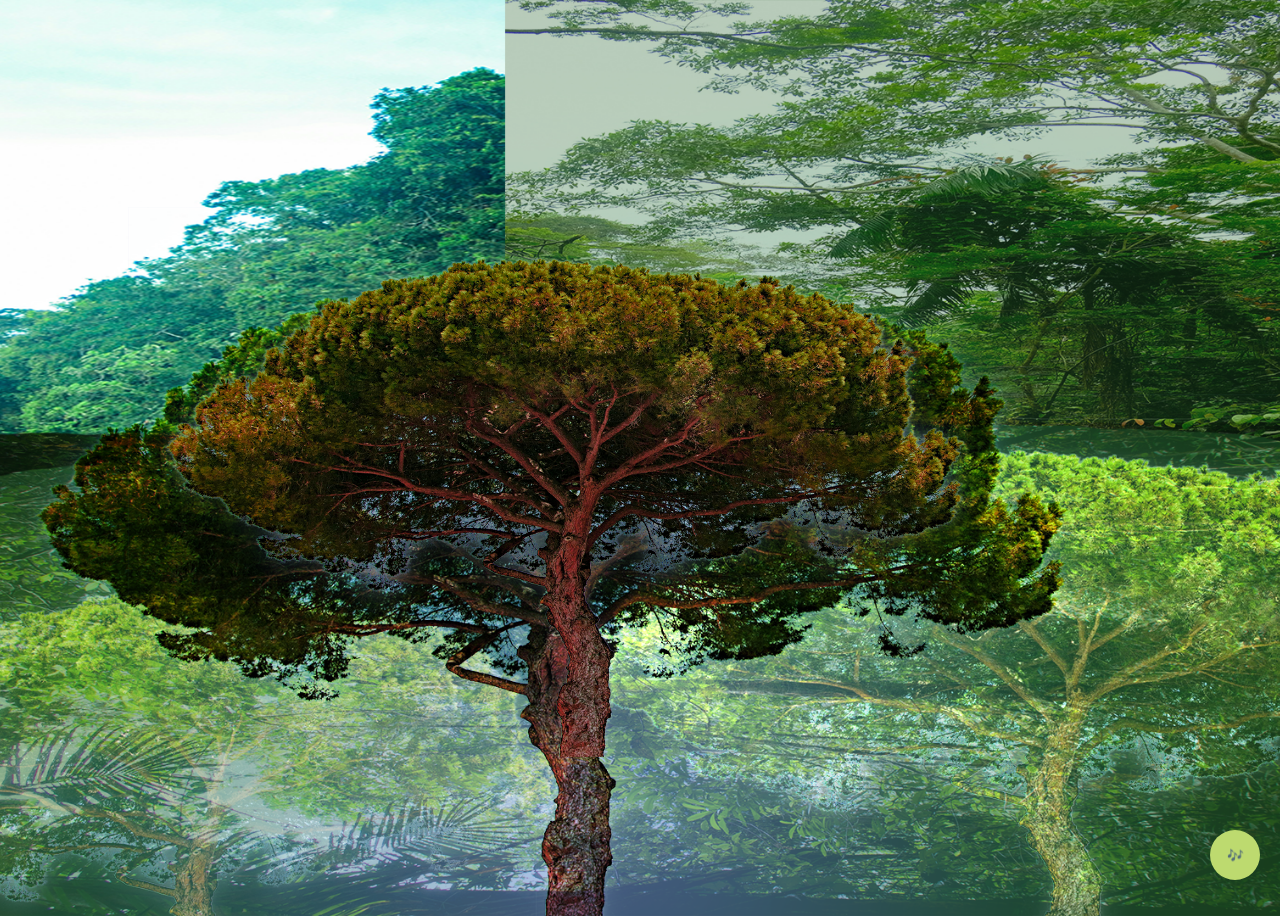
<file: index.html>
<!DOCTYPE html>
<html lang="en">

<head>
    <meta charset="UTF-8">
    <meta name="viewport" content="width=device-width, initial-scale=1.0">
    <title>Project 1</title>

    <link rel="stylesheet" href="styles.css">

</head>

<body>

    <audio id="music" src="music.mp3"></audio>
    
    <a href="tree.html">
    <img src="images/treeMiddle.png" class="tree">
    </a>

    <audio id="music" loop>
        <source src="music.mp3" type="audio/mpeg">
    </audio>

    <button id="musicButton">🎶</button>
   
    <script src="script.js"></script>
</body>

</html>
</file>
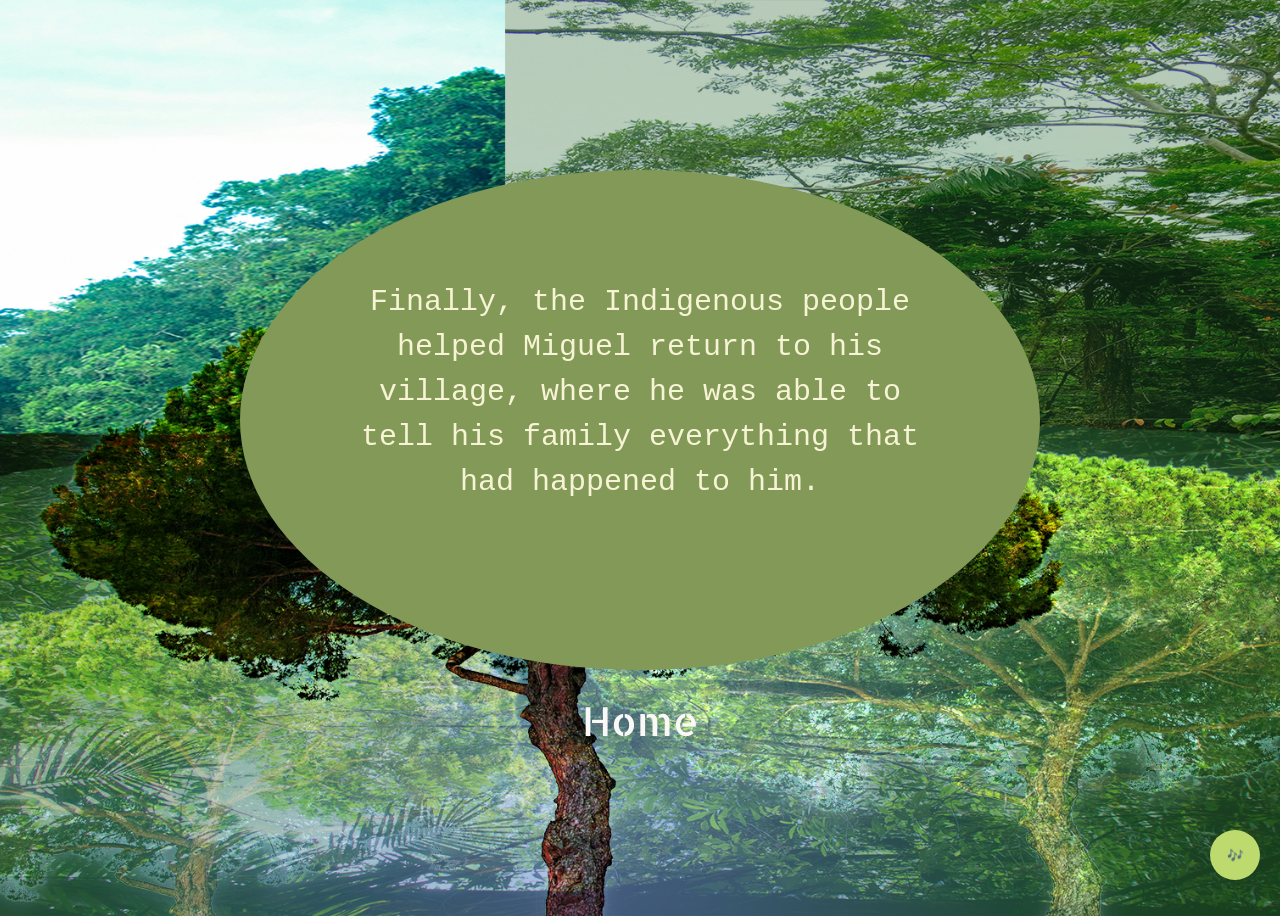
<file: fourthPage.html>
<!DOCTYPE html>
<html lang="en">

<head>
    <meta charset="UTF-8">
    <meta name="viewport" content="width=device-width, initial-scale=1.0">
    <title>Project 1</title>

    <link rel="preconnect" href="https://fonts.googleapis.com">
    <link rel="preconnect" href="https://fonts.gstatic.com" crossorigin>
    <link href="https://fonts.googleapis.com/css2?family=Allerta+Stencil&display=swap" rel="stylesheet">

    <link rel="stylesheet" href="styles.css">

</head>

<body class="fourthPage">

    <div class="circle2">
        <p>Finally, the Indigenous people helped Miguel return to his village, where he was able to tell his family
            everything that had happened to him.</p>
    </div>

    <audio id="music" loop>
        <source src="music.mp3" type="audio/mpeg">
    </audio>


    <a href="index.html" class="home">Home</a>

    <button id="musicButton">🎶</button>

    <script src="script.js"></script>
</body>

</html>
</file>
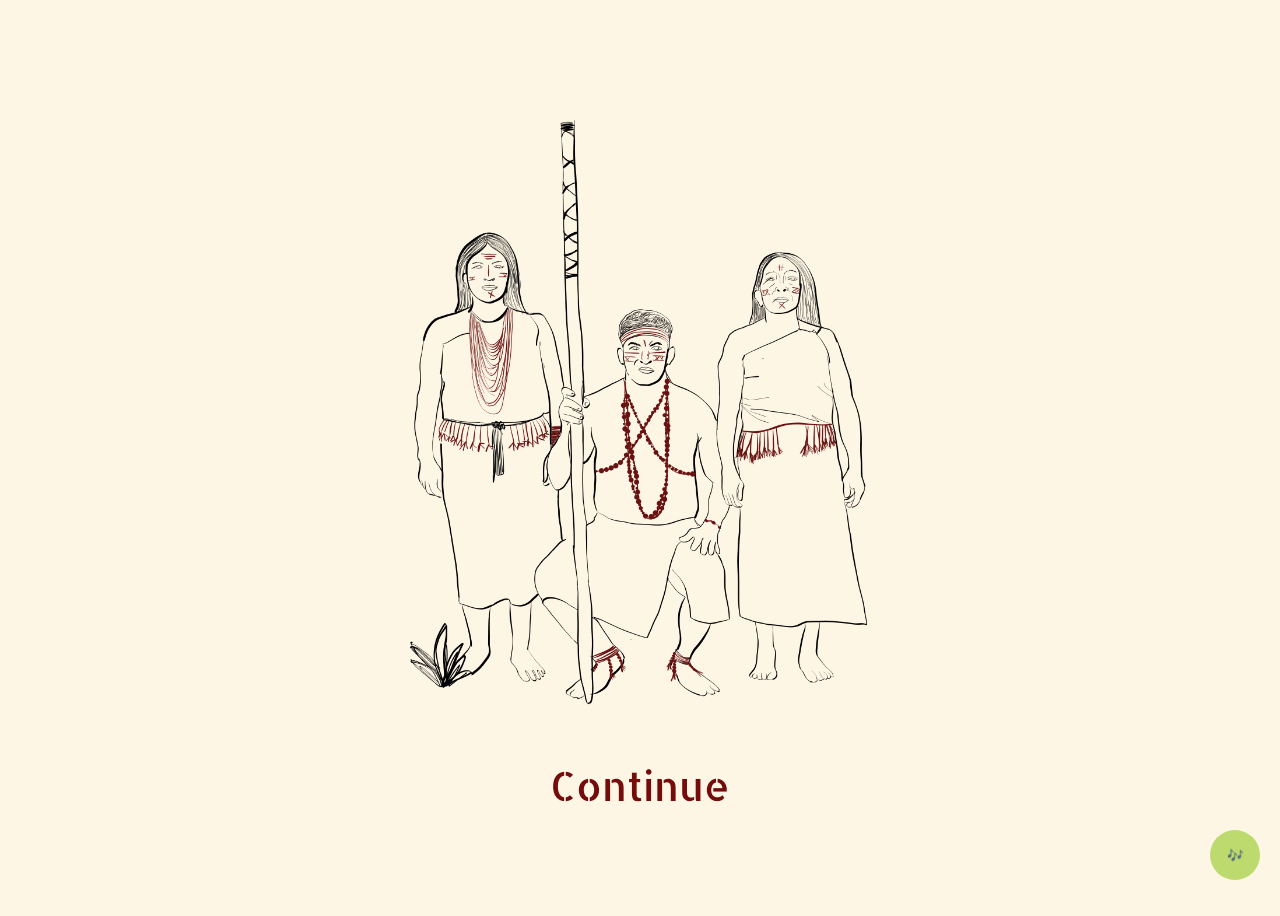
<file: thirdPage.html>
<!DOCTYPE html>
<html lang="en">

<head>
    <meta charset="UTF-8">
    <meta name="viewport" content="width=device-width, initial-scale=1.0">
    <title>Project 1</title>

    <link rel="preconnect" href="https://fonts.googleapis.com">
    <link rel="preconnect" href="https://fonts.gstatic.com" crossorigin>
    <link href="https://fonts.googleapis.com/css2?family=Allerta+Stencil&display=swap" rel="stylesheet">

    <link rel="stylesheet" href="styles.css">

</head>

<body class="thirdPage">

    <div class="hover-image">
        <img src="images/people.png" alt="People">

        <p class="hover-text">
            After walking for a long time, Miguel came across an Indigenous community. He felt afraid because he did not
            know who they were or how they would react to a stranger. Hoping to show that he meant no harm, he offered
            them the rabbit he had hunted as a peace offering.
        </p>
    </div>

    <a href="fourthPage.html" class="continue2">Continue</a>

    <audio id="music" loop>
        <source src="music.mp3" type="audio/mpeg">
    </audio>

    <button id="musicButton">🎶</button>

    <script src="script.js"></script>
</body>

</html>
</file>
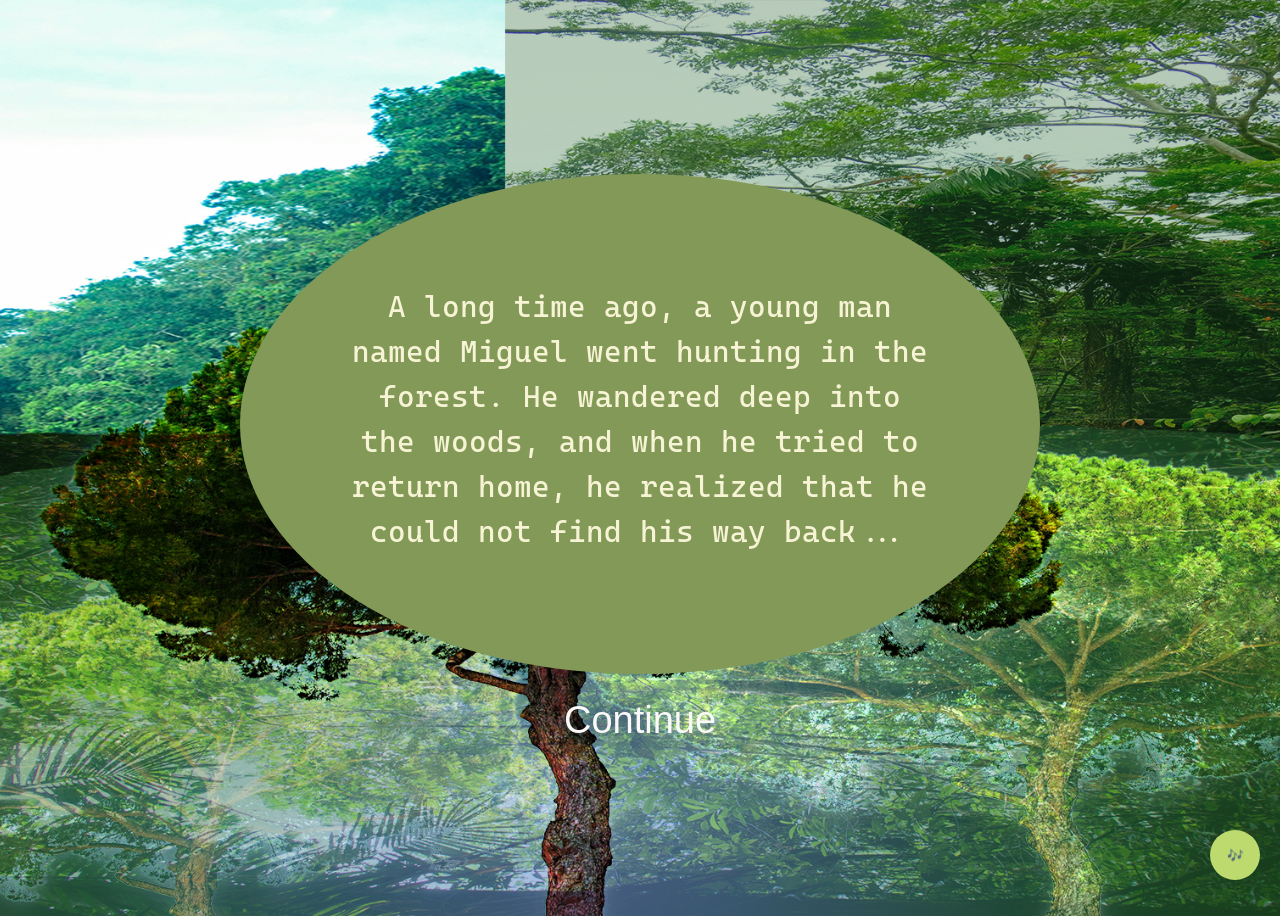
<file: tree.html>
<!DOCTYPE html>
<html lang="en">

<head>
    <meta charset="UTF-8">
    <meta name="viewport" content="width=device-width, initial-scale=1.0">
    <title>Project 1</title>

    <link rel="preconnect" href="https://fonts.googleapis.com">
<link rel="preconnect" href="https://fonts.gstatic.com" crossorigin>
<link href="https://fonts.googleapis.com/css2?family=Merienda:wght@300..900&display=swap" rel="stylesheet">

<link rel="preconnect" href="https://fonts.googleapis.com">
<link rel="preconnect" href="https://fonts.gstatic.com" crossorigin>
<link href="https://fonts.googleapis.com/css2?family=Cascadia+Code:ital,wght@0,200..700;1,200..700&display=swap" rel="stylesheet">

    <link rel="stylesheet" href="styles.css">
</head>

<body>

    <audio id="music" loop>
        <source src="music.mp3" type="audio/mpeg">
    </audio>

    <button id="musicButton">🎶</button>

    <div class="circle">
        <p>A long time ago, a young man named Miguel went hunting in the forest. He wandered deep into the woods, and
            when he tried to return home, he realized that he could not find his way back...</p>
    </div>

    <a href="nextpage.html" class="continue">Continue</a>

    <script src="script.js"></script>
</body>

</html>
</file>
<file: styles.css>
body {
    background-image: url('images/amazon1.png');
    background-size: cover;
    background-position: center;
    background-repeat: no-repeat;
    min-height: 100vh;

    display: flex;
    justify-content: center;
    align-items: center;
    flex-direction: column;
}

.tree {
    position: absolute;
    width: 82%;
    left: 10%;
    top: 23%;
    cursor: pointer;
    transition: transform 0.2s ease-in-out;
}
.tree:hover {
    transform: scale(1.1);
}

#musicButton {
    position: fixed;
    bottom: 20px;
    right: 20px;
    width: 50px;
    height: 50px;
    background-color: #BDDA6F;
    border: none;
    border-radius: 50%;
    cursor: pointer;
}

/* Second index page */
.circle {
    width: 800px;
    height: 500px;
    background-color: #839958;
    border-radius: 50%;
    text-align: center;
    padding: 50px;
    box-sizing: border-box;
}

.circle p{
    font-family: 'Cascadia Code', monospace;
    font-size: 30px;
    color: #F7F4D5;
    text-align: center;
    line-height: 1.5;
    margin: 60px;
}

.continue{
    margin-top: 25px;
    font-size: 38px;
    color: #fbf9f8;
    font-family: 'Allerta Stencil', sans-serif;
    text-decoration: none;
    cursor: pointer;
}

.continue:hover {
    transform: scale(1.1);
    color: #430724;
}

/* third index page */

.thirdPage {
    background-image: none;
    background-color: #fef6e5;
    min-height: 100vh;
}

.hover-image img {
     width: 600px;
    height: auto;
    display: block;
}

.hover-image {
    position: relative;
    display: inline-block;
    cursor: pointer;
}

.hover-image img {
    width: 600px;
    height: auto;
    display: block;
}

.hover-text {
    position: absolute;
    top: 50%;
    left: 50%;
    transform: translate(-50%, -50%);
    width: 650px;
    height: 450px;
    background-color: #839958;
    border-radius: 50%;
    display: flex;
    justify-content: center;
    align-items: center;
    padding: 50px;
    box-sizing: border-box;
    font-family: 'Cascadia Code', monospace;
    font-size: 25px;
    line-height: 1.5;
    text-align: center;
    color: #F7F4D5;
    opacity: 0;
    transition: opacity 0.3s;
}
.hover-image:hover .hover-text {
    opacity: 1;
}

.continue2{
    margin-top: 25px;
    font-size: 40px;
    color: #740c0c;
    font-family: 'Allerta Stencil', sans-serif;
    text-decoration: none;
    cursor: pointer;
}

.continue2:hover {
    transform: scale(1.1);
}

/* fourth index page */

.fourthPage {
    background-image: url('images/amazon1.png');
    background-size: cover;
    background-position: center;
    background-repeat: no-repeat;
    min-height: 100vh;
}

.circle2 {
    width: 800px;
    height: 500px;
    background-color: #839958;
    border-radius: 50%;
    text-align: center;
    padding: 50px;
    box-sizing: border-box;
}

.circle2 p{
    font-family: 'Cascadia Code', monospace;
    font-size: 30px;
    color: #F7F4D5;
    text-align: center;
    line-height: 1.5;
    margin: 60px;
}

.home{
    margin-top: 25px;
    font-size: 40px;
    color: #fbf9f8;
    font-family: 'Allerta Stencil', sans-serif;
    text-decoration: none;
    cursor: pointer;
}

.home:hover {
    transform: scale(1.1);

}
</file>
